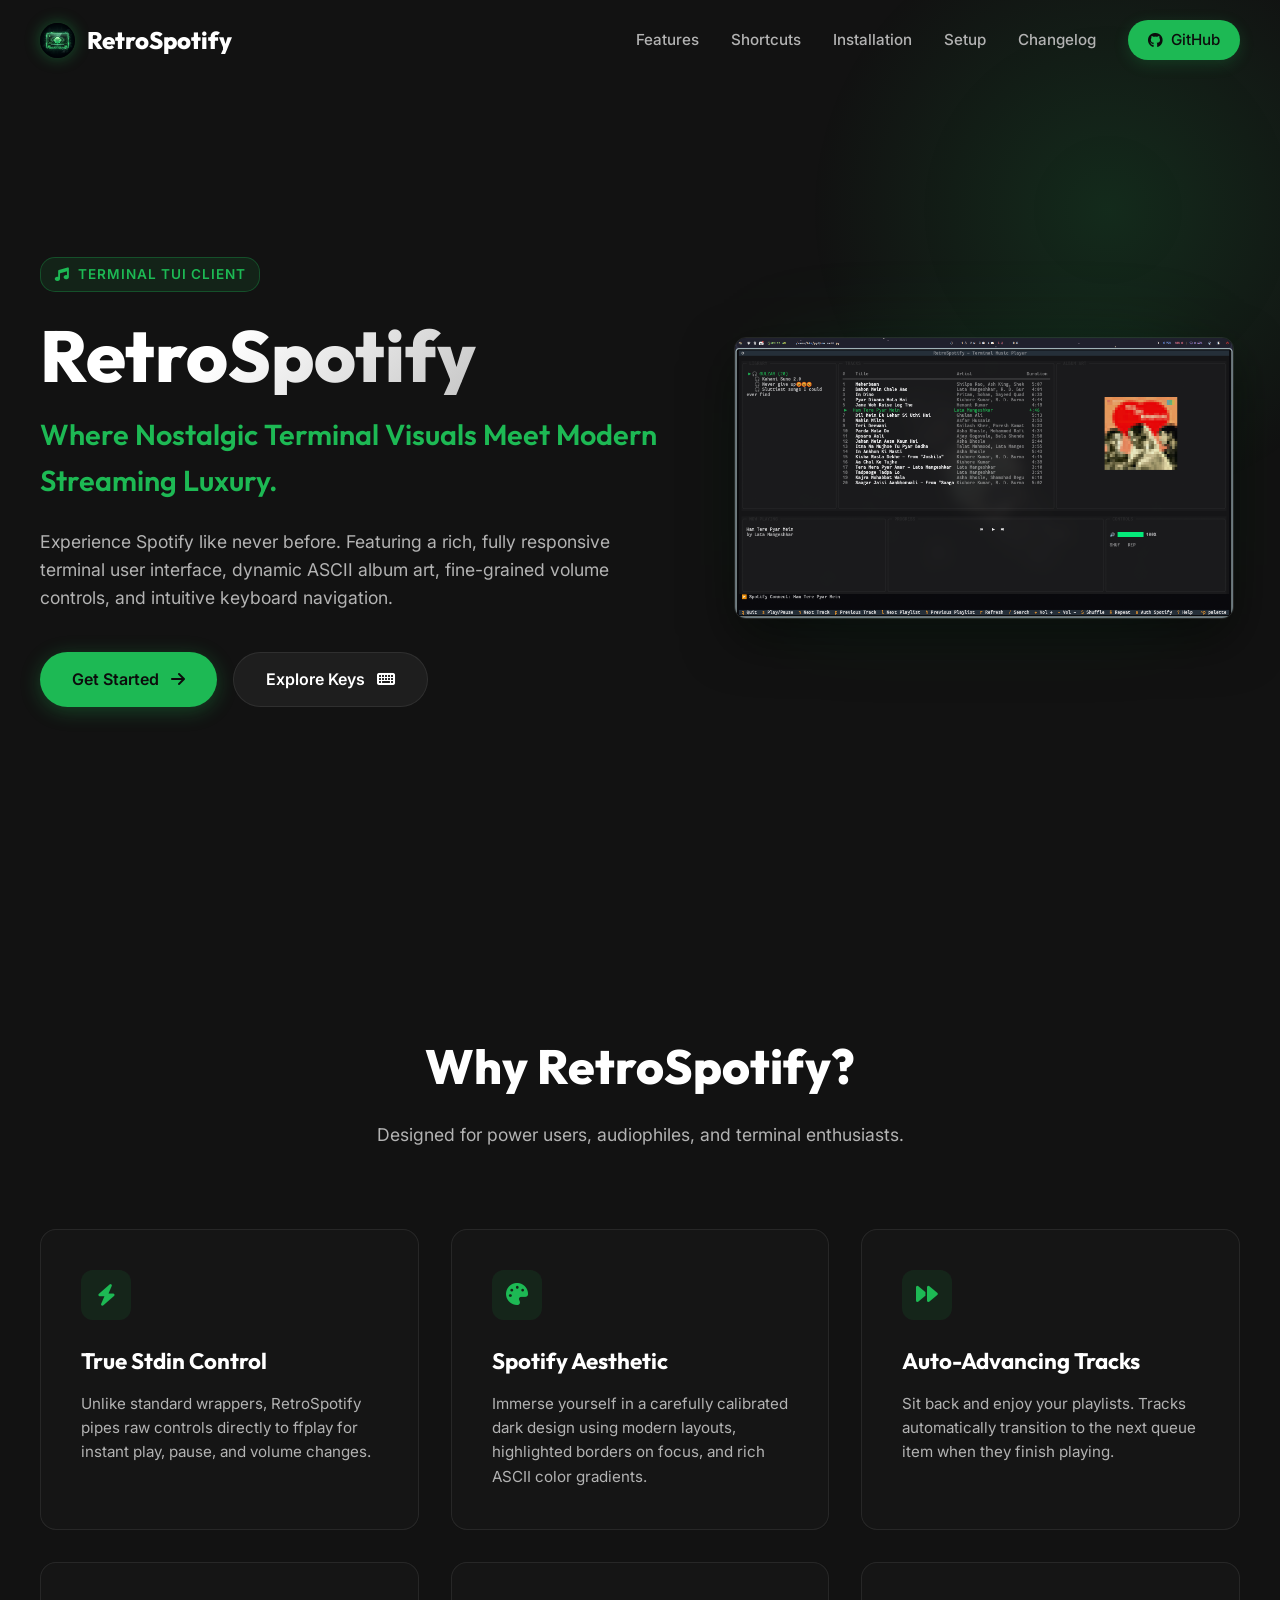
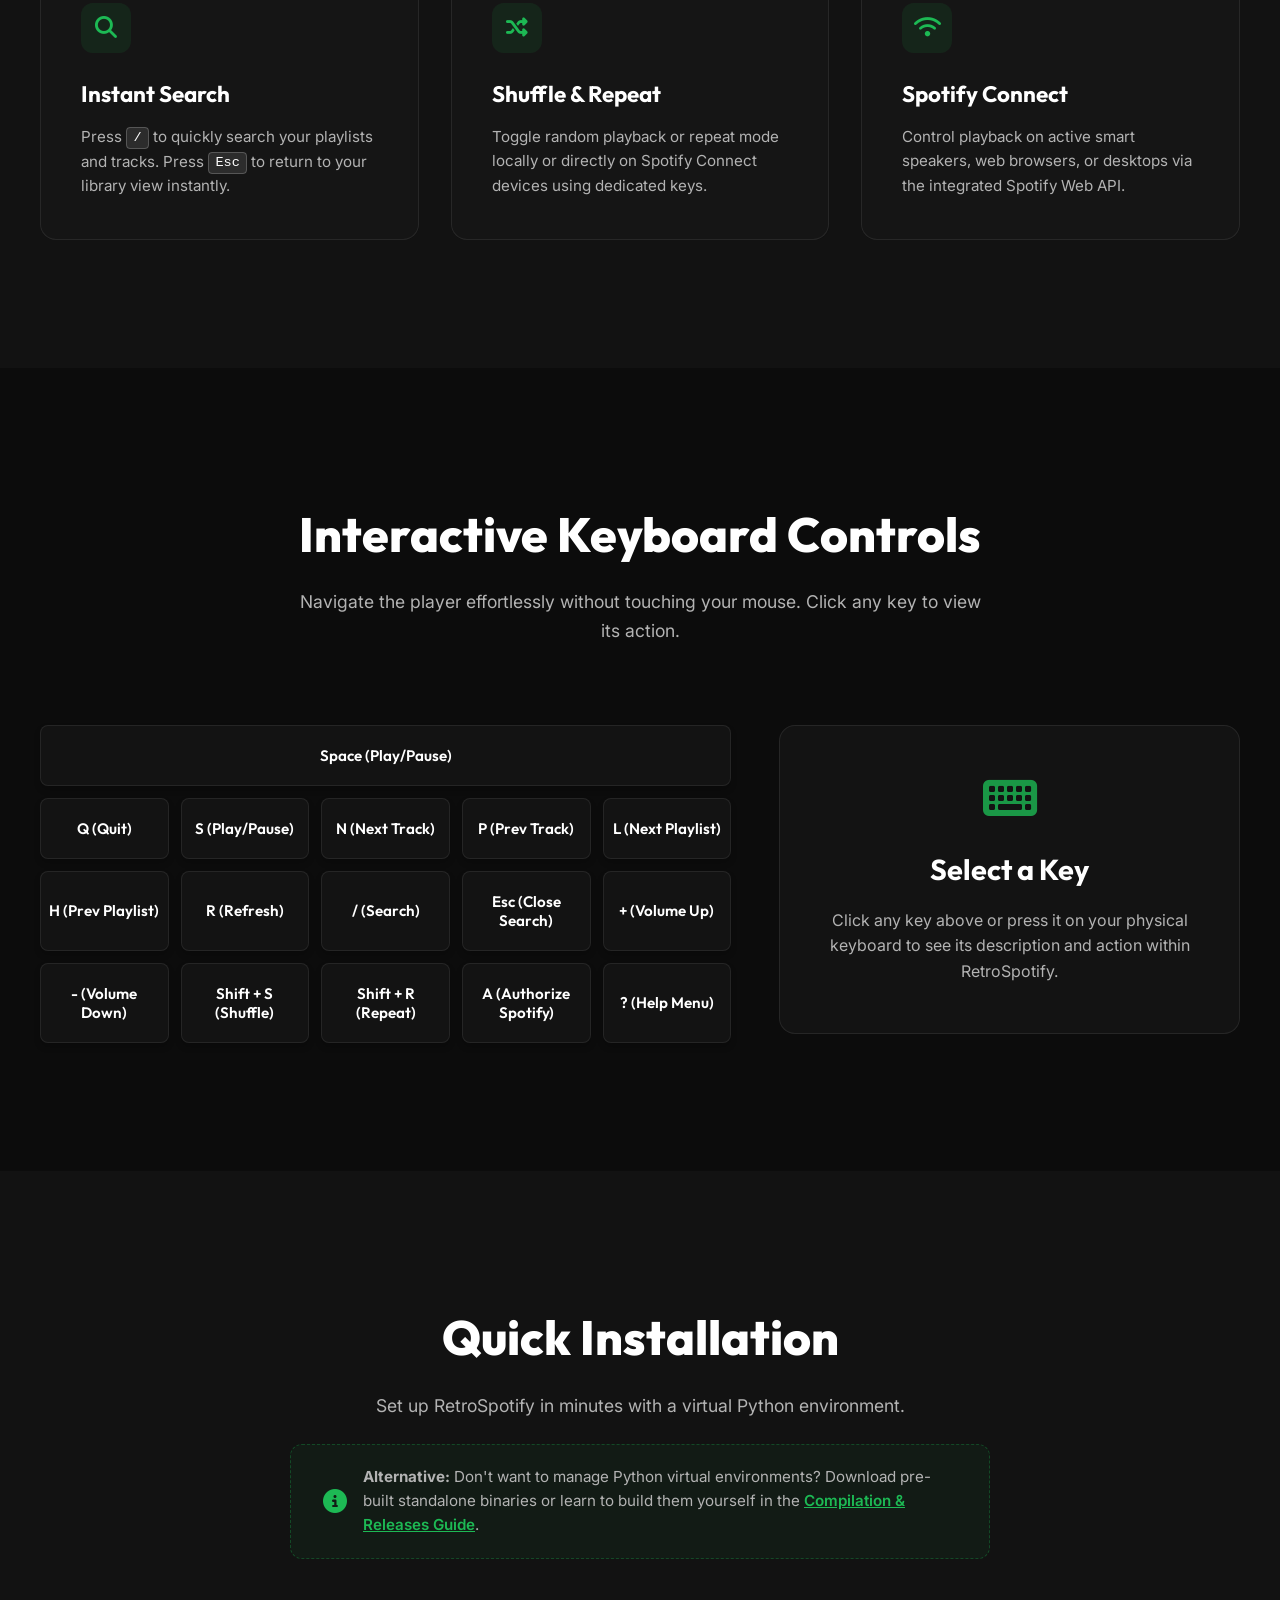
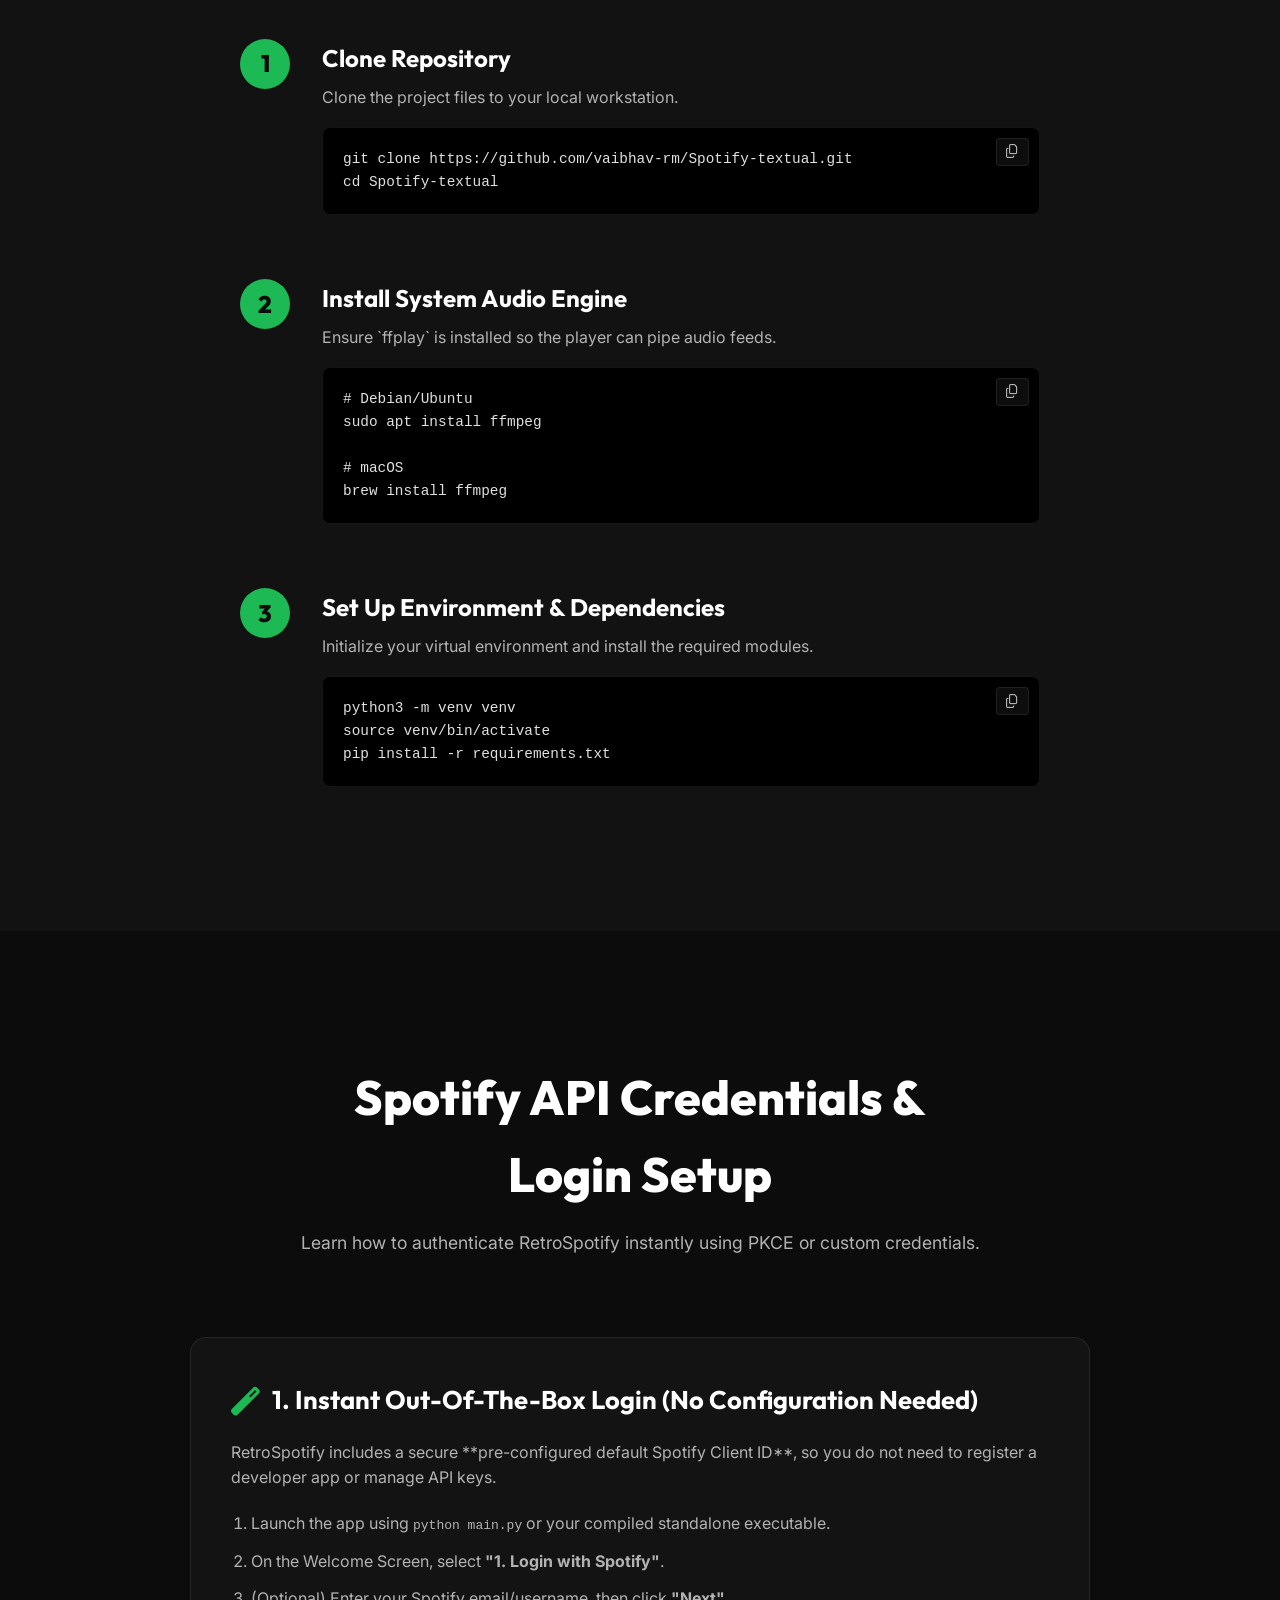
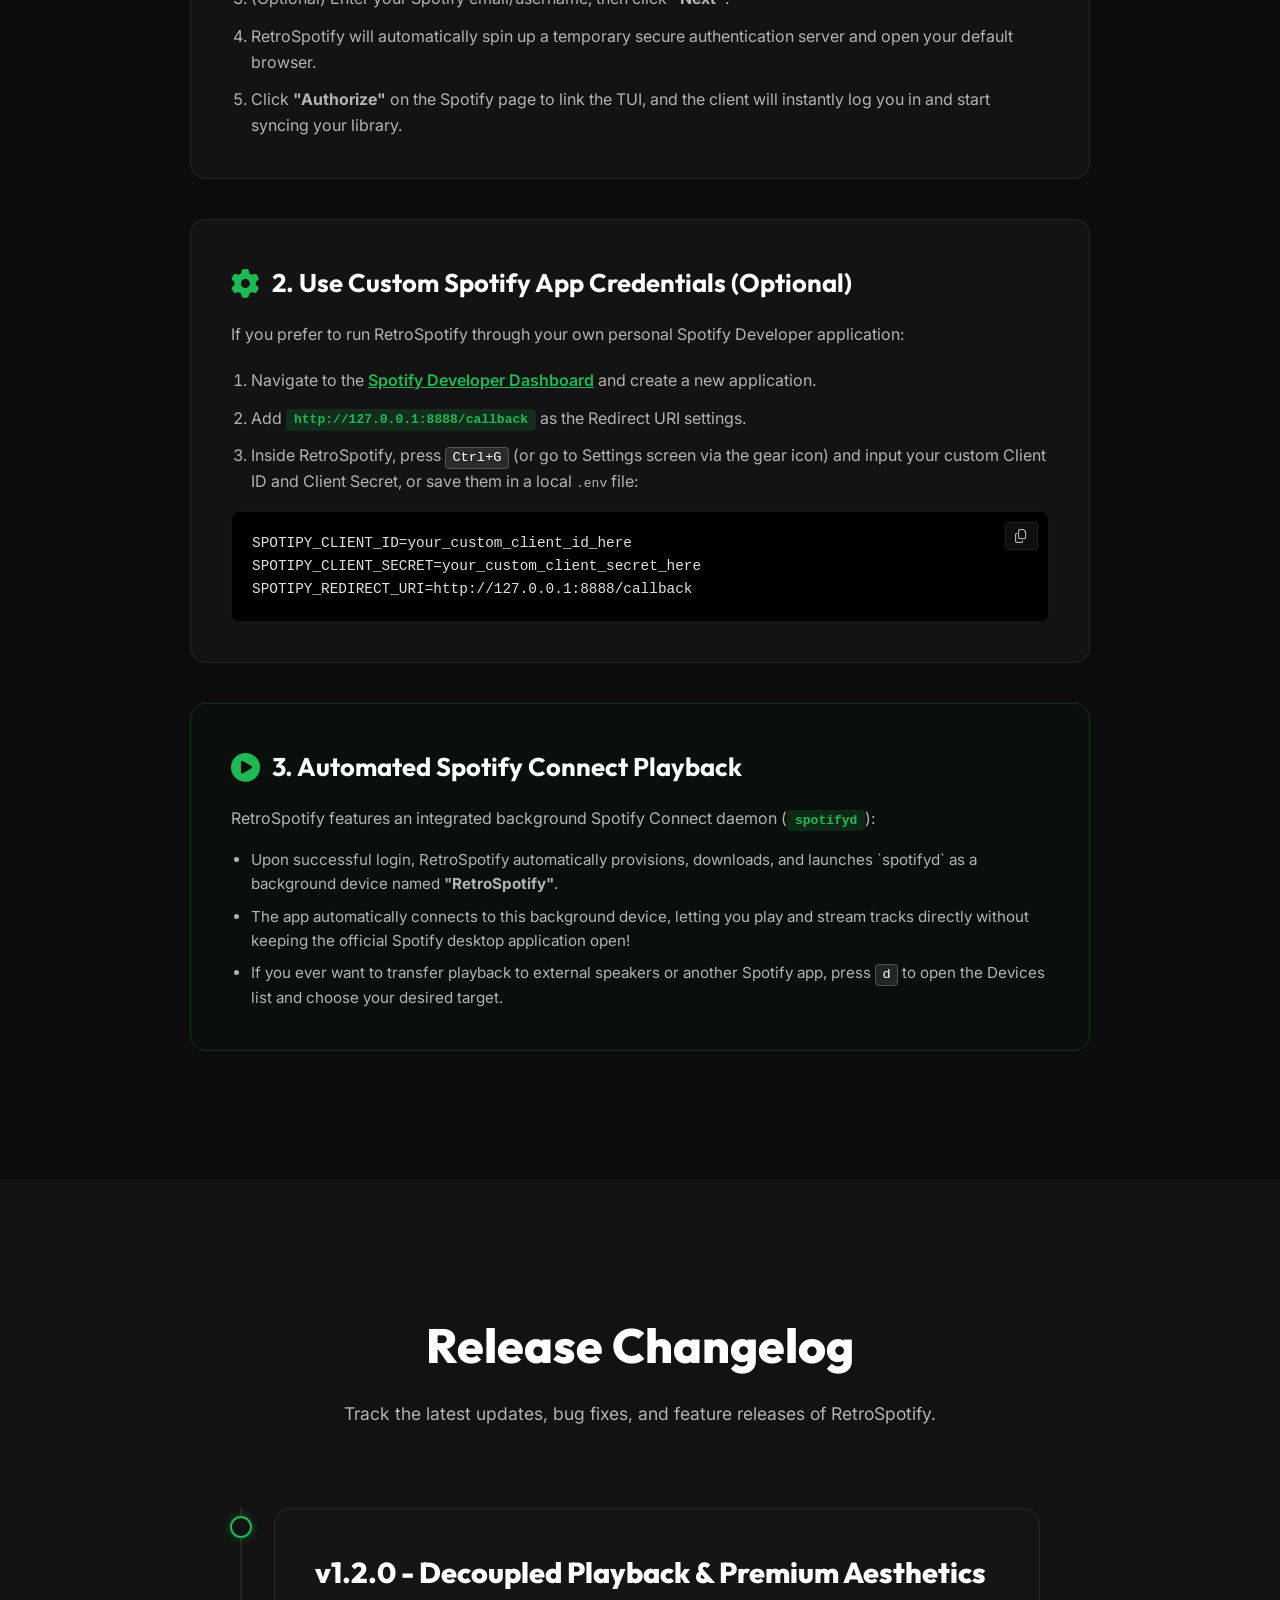
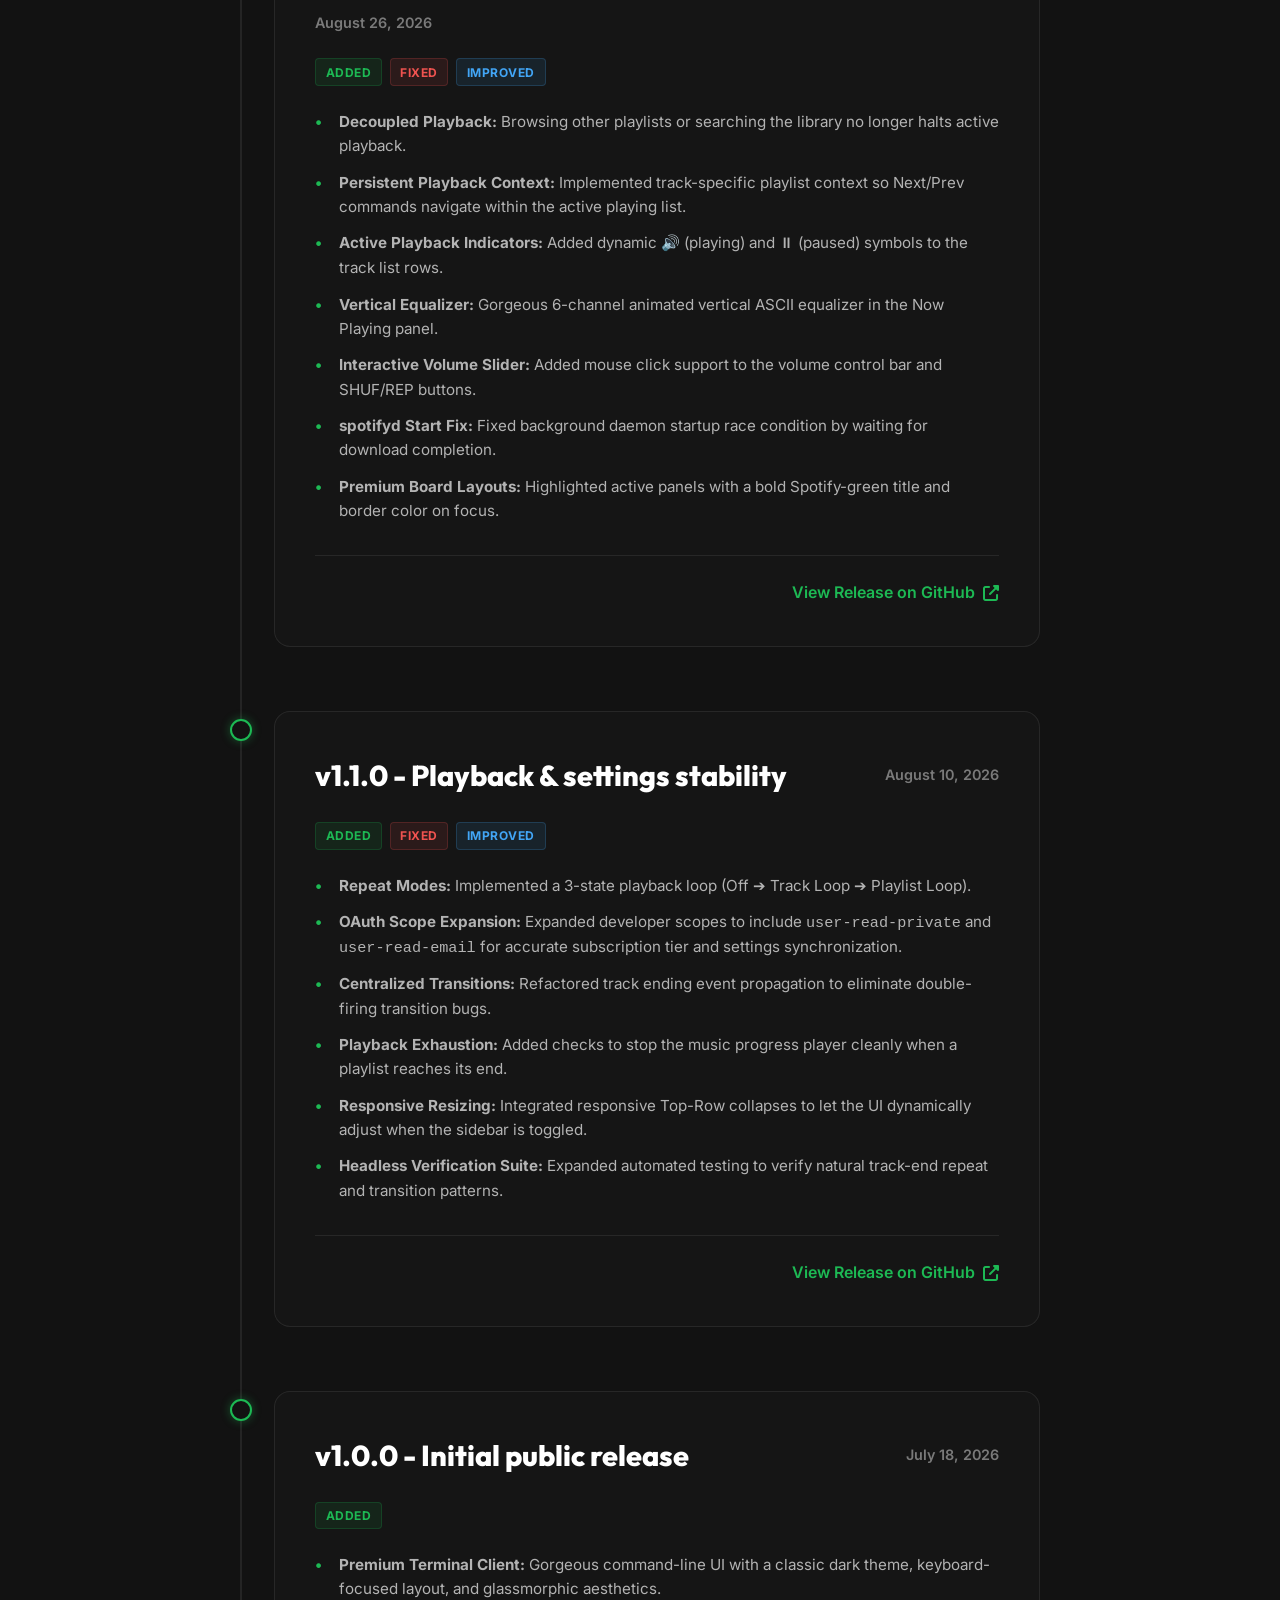
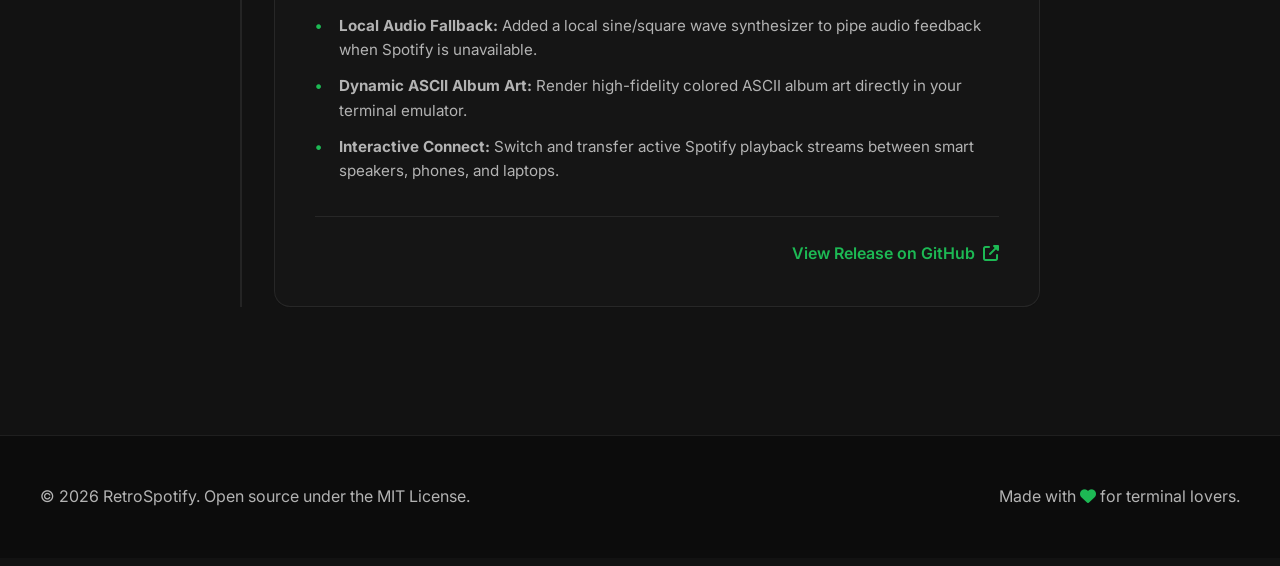
<file: docs/index.html>
<!DOCTYPE html>
<html lang="en">
<head>
    <meta charset="UTF-8">
    <meta name="viewport" content="width=device-width, initial-scale=1.0">
    <title>RetroSpotify - Premium Terminal Music Player</title>
    <!-- SEO Meta Tags -->
    <meta name="description" content="A gorgeous, highly customized Spotify client for the terminal. Built using Python, Textual, and Pillow, with real-time volume adjustment, local synth fallback, and full keyboard navigation.">
    <meta name="keywords" content="Spotify, Terminal, TUI, Textual, Python, Audio Player, Command Line, Music">
    <!-- Fonts -->
    <link rel="preconnect" href="https://fonts.googleapis.com">
    <link rel="preconnect" href="https://fonts.gstatic.com" crossorigin>
    <link href="https://fonts.googleapis.com/css2?family=Inter:wght@300;400;500;600;700&family=Outfit:wght@400;600;800&display=swap" rel="stylesheet">
    <!-- FontAwesome Icons -->
    <link rel="stylesheet" href="https://cdnjs.cloudflare.com/ajax/libs/font-awesome/6.4.0/css/all.min.css">
    <!-- Custom Styleheet -->
    <link rel="stylesheet" href="style.css">
</head>
<body>
    <!-- Navigation Bar -->
    <nav class="navbar" id="navbar">
        <div class="nav-container">
            <a href="#" class="nav-logo">
                <img src="logo.png" alt="RetroSpotify Logo">
                <span>RetroSpotify</span>
            </a>
            <div class="nav-links">
                <a href="#features">Features</a>
                <a href="#shortcuts">Shortcuts</a>
                <a href="#installation">Installation</a>
                <a href="#setup">Setup</a>
                <a href="#changelog">Changelog</a>
                <a href="https://github.com/vaibhav-rm/Spotify-textual" target="_blank" class="nav-btn"><i class="fab fa-github"></i> GitHub</a>
            </div>
            <button class="mobile-toggle" id="mobile-toggle">
                <i class="fas fa-bars"></i>
            </button>
        </div>
    </nav>

    <!-- Hero Section -->
    <header class="hero">
        <div class="hero-glow"></div>
        <div class="hero-container">
            <div class="hero-content">
                <div class="badge"><i class="fas fa-music"></i> Terminal TUI Client</div>
                <h1>RetroSpotify</h1>
                <p class="subtitle">Where Nostalgic Terminal Visuals Meet Modern Streaming Luxury.</p>
                <p class="description">Experience Spotify like never before. Featuring a rich, fully responsive terminal user interface, dynamic ASCII album art, fine-grained volume controls, and intuitive keyboard navigation.</p>
                <div class="hero-actions">
                    <a href="#installation" class="btn btn-primary">Get Started <i class="fas fa-arrow-right"></i></a>
                    <a href="#shortcuts" class="btn btn-secondary">Explore Keys <i class="fas fa-keyboard"></i></a>
                </div>
            </div>
            <div class="hero-visual">
                <div class="screenshot-wrapper">
                    <img src="screenshot.png" alt="RetroSpotify App Interface" class="app-screenshot">
                    <div class="screenshot-glow"></div>
                </div>
            </div>
        </div>
    </header>

    <!-- Features Section -->
    <section class="section" id="features">
        <div class="container">
            <div class="section-header">
                <h2>Why RetroSpotify?</h2>
                <p>Designed for power users, audiophiles, and terminal enthusiasts.</p>
            </div>
            <div class="features-grid">
                <div class="feature-card">
                    <div class="feature-icon"><i class="fas fa-bolt"></i></div>
                    <h3>True Stdin Control</h3>
                    <p>Unlike standard wrappers, RetroSpotify pipes raw controls directly to ffplay for instant play, pause, and volume changes.</p>
                </div>
                <div class="feature-card">
                    <div class="feature-icon"><i class="fas fa-palette"></i></div>
                    <h3>Spotify Aesthetic</h3>
                    <p>Immerse yourself in a carefully calibrated dark design using modern layouts, highlighted borders on focus, and rich ASCII color gradients.</p>
                </div>
                <div class="feature-card">
                    <div class="feature-icon"><i class="fas fa-forward"></i></div>
                    <h3>Auto-Advancing Tracks</h3>
                    <p>Sit back and enjoy your playlists. Tracks automatically transition to the next queue item when they finish playing.</p>
                </div>
                <div class="feature-card">
                    <div class="feature-icon"><i class="fas fa-search"></i></div>
                    <h3>Instant Search</h3>
                    <p>Press <kbd>/</kbd> to quickly search your playlists and tracks. Press <kbd>Esc</kbd> to return to your library view instantly.</p>
                </div>
                <div class="feature-card">
                    <div class="feature-icon"><i class="fas fa-shuffle"></i></div>
                    <h3>Shuffle & Repeat</h3>
                    <p>Toggle random playback or repeat mode locally or directly on Spotify Connect devices using dedicated keys.</p>
                </div>
                <div class="feature-card">
                    <div class="feature-icon"><i class="fas fa-wifi"></i></div>
                    <h3>Spotify Connect</h3>
                    <p>Control playback on active smart speakers, web browsers, or desktops via the integrated Spotify Web API.</p>
                </div>
            </div>
        </div>
    </section>

    <!-- Interactive Shortcuts Section -->
    <section class="section alt-bg" id="shortcuts">
        <div class="container">
            <div class="section-header">
                <h2>Interactive Keyboard Controls</h2>
                <p>Navigate the player effortlessly without touching your mouse. Click any key to view its action.</p>
            </div>
            
            <div class="keyboard-explorer">
                <div class="keyboard-grid">
                    <!-- Row 1 -->
                    <button class="key" data-key="space" style="grid-column: span 5;">Space (Play/Pause)</button>
                    <button class="key" data-key="q">Q (Quit)</button>
                    <button class="key" data-key="s">S (Play/Pause)</button>
                    <button class="key" data-key="n">N (Next Track)</button>
                    <button class="key" data-key="p">P (Prev Track)</button>
                    
                    <!-- Row 2 -->
                    <button class="key" data-key="l">L (Next Playlist)</button>
                    <button class="key" data-key="h">H (Prev Playlist)</button>
                    <button class="key" data-key="r">R (Refresh)</button>
                    <button class="key" data-key="/">/ (Search)</button>
                    <button class="key" data-key="escape">Esc (Close Search)</button>
                    
                    <!-- Row 3 -->
                    <button class="key" data-key="+">+ (Volume Up)</button>
                    <button class="key" data-key="-">- (Volume Down)</button>
                    <button class="key" data-key="S_shift">Shift + S (Shuffle)</button>
                    <button class="key" data-key="R_shift">Shift + R (Repeat)</button>
                    <button class="key" data-key="a">A (Authorize Spotify)</button>
                    <button class="key" data-key="?">? (Help Menu)</button>
                </div>
                
                <div class="shortcut-detail-card" id="shortcut-display">
                    <i class="fas fa-keyboard detail-icon"></i>
                    <h3 id="shortcut-title">Select a Key</h3>
                    <p id="shortcut-desc">Click any key above or press it on your physical keyboard to see its description and action within RetroSpotify.</p>
                </div>
            </div>
        </div>
    </section>

    <!-- Installation Section -->
    <section class="section" id="installation">
        <div class="container">
            <div class="section-header">
                <h2>Quick Installation</h2>
                <p>Set up RetroSpotify in minutes with a virtual Python environment.</p>
                <div class="installation-alternative" style="margin-top: 1.5rem; background: rgba(29, 185, 84, 0.05); border: 1px dashed rgba(29, 185, 84, 0.3); padding: 1.25rem 2rem; border-radius: 12px; display: inline-flex; align-items: center; gap: 1rem; text-align: left; max-width: 800px; margin-left: auto; margin-right: auto;">
                    <i class="fas fa-info-circle" style="color: var(--spotify-green); font-size: 1.5rem; flex-shrink: 0;"></i>
                    <p style="margin: 0; font-size: 0.95rem; color: var(--text-gray);">
                        <strong>Alternative:</strong> Don't want to manage Python virtual environments? Download pre-built standalone binaries or learn to build them yourself in the <a href="compilation.html" style="color: var(--spotify-green); font-weight: 600; text-decoration: underline;">Compilation & Releases Guide</a>.
                    </p>
                </div>
            </div>
            
            <div class="installation-steps">
                <div class="step">
                    <div class="step-num">1</div>
                    <div class="step-content">
                        <h3>Clone Repository</h3>
                        <p>Clone the project files to your local workstation.</p>
                        <div class="code-block">
                            <pre><code>git clone https://github.com/vaibhav-rm/Spotify-textual.git
cd Spotify-textual</code></pre>
                            <button class="copy-btn" onclick="copyCode(this)"><i class="far fa-copy"></i></button>
                        </div>
                    </div>
                </div>
                
                <div class="step">
                    <div class="step-num">2</div>
                    <div class="step-content">
                        <h3>Install System Audio Engine</h3>
                        <p>Ensure `ffplay` is installed so the player can pipe audio feeds.</p>
                        <div class="code-block">
                            <pre><code># Debian/Ubuntu
sudo apt install ffmpeg

# macOS
brew install ffmpeg</code></pre>
                            <button class="copy-btn" onclick="copyCode(this)"><i class="far fa-copy"></i></button>
                        </div>
                    </div>
                </div>

                <div class="step">
                    <div class="step-num">3</div>
                    <div class="step-content">
                        <h3>Set Up Environment & Dependencies</h3>
                        <p>Initialize your virtual environment and install the required modules.</p>
                        <div class="code-block">
                            <pre><code>python3 -m venv venv
source venv/bin/activate
pip install -r requirements.txt</code></pre>
                            <button class="copy-btn" onclick="copyCode(this)"><i class="far fa-copy"></i></button>
                        </div>
                    </div>
                </div>
            </div>
        </div>
    </section>

    <!-- Spotify Setup Guide -->
    <section class="section alt-bg" id="setup">
        <div class="container">
            <div class="section-header">
                <h2>Spotify API Credentials & Login Setup</h2>
                <p>Learn how to authenticate RetroSpotify instantly using PKCE or custom credentials.</p>
            </div>
            
            <div class="setup-grid" style="grid-template-columns: 1fr; gap: 2.5rem; max-width: 900px; margin-left: auto; margin-right: auto;">
                <!-- Step 1: Out-of-the-box Login -->
                <div class="setup-card" style="background: var(--bg-card); cursor: default;">
                    <h3 style="display: flex; align-items: center; gap: 0.75rem; font-size: 1.6rem; color: var(--text-white);">
                        <span style="color: var(--spotify-green); font-size: 1.8rem;"><i class="fas fa-magic"></i></span>
                        1. Instant Out-Of-The-Box Login (No Configuration Needed)
                    </h3>
                    <p style="margin-top: 1rem; color: var(--text-gray); line-height: 1.6;">
                        RetroSpotify includes a secure **pre-configured default Spotify Client ID**, so you do not need to register a developer app or manage API keys.
                    </p>
                    <ol style="margin-top: 1.25rem; padding-left: 1.25rem; display: flex; flex-direction: column; gap: 0.75rem; color: var(--text-gray);">
                        <li>Launch the app using <code>python main.py</code> or your compiled standalone executable.</li>
                        <li>On the Welcome Screen, select <strong>"1. Login with Spotify"</strong>.</li>
                        <li>(Optional) Enter your Spotify email/username, then click <strong>"Next"</strong>.</li>
                        <li>RetroSpotify will automatically spin up a temporary secure authentication server and open your default browser.</li>
                        <li>Click <strong>"Authorize"</strong> on the Spotify page to link the TUI, and the client will instantly log you in and start syncing your library.</li>
                    </ol>
                </div>

                <!-- Step 2: Custom Credentials (Optional) -->
                <div class="setup-card" style="background: var(--bg-card); cursor: default;">
                    <h3 style="display: flex; align-items: center; gap: 0.75rem; font-size: 1.6rem; color: var(--text-white);">
                        <span style="color: var(--spotify-green); font-size: 1.8rem;"><i class="fas fa-cog"></i></span>
                        2. Use Custom Spotify App Credentials (Optional)
                    </h3>
                    <p style="margin-top: 1rem; color: var(--text-gray); line-height: 1.6;">
                        If you prefer to run RetroSpotify through your own personal Spotify Developer application:
                    </p>
                    <ol style="margin-top: 1.25rem; padding-left: 1.25rem; display: flex; flex-direction: column; gap: 0.75rem; color: var(--text-gray);">
                        <li>Navigate to the <a href="https://developer.spotify.com/dashboard" target="_blank" style="color: var(--spotify-green); text-decoration: underline;">Spotify Developer Dashboard</a> and create a new application.</li>
                        <li>Add <code style="background: rgba(29, 185, 84, 0.15); color: var(--spotify-green); padding: 0.2rem 0.5rem; border-radius: 4px; font-weight: bold; font-family: monospace;">http://127.0.0.1:8888/callback</code> as the Redirect URI settings.</li>
                        <li>Inside RetroSpotify, press <kbd>Ctrl+G</kbd> (or go to Settings screen via the gear icon) and input your custom Client ID and Client Secret, or save them in a local <code>.env</code> file:</li>
                    </ol>
                    <div class="code-block" style="margin-top: 1rem; margin-bottom: 0;">
                        <pre><code>SPOTIPY_CLIENT_ID=your_custom_client_id_here
SPOTIPY_CLIENT_SECRET=your_custom_client_secret_here
SPOTIPY_REDIRECT_URI=http://127.0.0.1:8888/callback</code></pre>
                        <button class="copy-btn" onclick="copyCode(this)"><i class="far fa-copy"></i></button>
                    </div>
                </div>

                <!-- Step 3: Spotify Playback Requirement -->
                <div class="setup-card" style="border-color: rgba(29, 185, 84, 0.2); background: rgba(29, 185, 84, 0.02); cursor: default;">
                    <h3 style="display: flex; align-items: center; gap: 0.75rem; font-size: 1.6rem; color: var(--text-white);">
                        <span style="color: var(--spotify-green); font-size: 1.8rem;"><i class="fas fa-play-circle"></i></span>
                        3. Automated Spotify Connect Playback
                    </h3>
                    <p style="margin-top: 1rem; color: var(--text-gray); line-height: 1.6;">
                        RetroSpotify features an integrated background Spotify Connect daemon (<code style="background: rgba(29, 185, 84, 0.15); color: var(--spotify-green); padding: 0.2rem 0.5rem; border-radius: 4px; font-weight: bold; font-family: monospace;">spotifyd</code>):
                    </p>
                    <ul style="margin-top: 1rem; padding-left: 1.25rem; display: flex; flex-direction: column; gap: 0.5rem; color: var(--text-gray); font-size: 0.95rem;">
                        <li>Upon successful login, RetroSpotify automatically provisions, downloads, and launches `spotifyd` as a background device named <strong>"RetroSpotify"</strong>.</li>
                        <li>The app automatically connects to this background device, letting you play and stream tracks directly without keeping the official Spotify desktop application open!</li>
                        <li>If you ever want to transfer playback to external speakers or another Spotify app, press <kbd>d</kbd> to open the Devices list and choose your desired target.</li>
                    </ul>
                </div>
            </div>
        </div>
    </section>

    <!-- Changelog Section -->
    <section class="section" id="changelog">
        <div class="container">
            <div class="section-header">
                <h2>Release Changelog</h2>
                <p>Track the latest updates, bug fixes, and feature releases of RetroSpotify.</p>
            </div>
            
            <div class="changelog-timeline">
                <!-- Version 1.2.0 -->
                <div class="changelog-item">
                    <div class="changelog-badge"></div>
                    <div class="changelog-content">
                        <div class="changelog-header">
                            <h3 class="changelog-title">v1.2.0 - Decoupled Playback & Premium Aesthetics</h3>
                            <span class="changelog-date">August 26, 2026</span>
                        </div>
                        <div class="changelog-tags">
                            <span class="changelog-tag tag-added">Added</span>
                            <span class="changelog-tag tag-fixed">Fixed</span>
                            <span class="changelog-tag tag-improved">Improved</span>
                        </div>
                        <ul class="changelog-list">
                            <li><strong>Decoupled Playback:</strong> Browsing other playlists or searching the library no longer halts active playback.</li>
                            <li><strong>Persistent Playback Context:</strong> Implemented track-specific playlist context so Next/Prev commands navigate within the active playing list.</li>
                            <li><strong>Active Playback Indicators:</strong> Added dynamic <code>🔊</code> (playing) and <code>⏸</code> (paused) symbols to the track list rows.</li>
                            <li><strong>Vertical Equalizer:</strong> Gorgeous 6-channel animated vertical ASCII equalizer in the Now Playing panel.</li>
                            <li><strong>Interactive Volume Slider:</strong> Added mouse click support to the volume control bar and SHUF/REP buttons.</li>
                            <li><strong>spotifyd Start Fix:</strong> Fixed background daemon startup race condition by waiting for download completion.</li>
                            <li><strong>Premium Board Layouts:</strong> Highlighted active panels with a bold Spotify-green title and border color on focus.</li>
                        </ul>
                        <div class="changelog-footer">
                            <a href="https://github.com/vaibhav-rm/Spotify-textual/releases/tag/v1.2.0" target="_blank" class="release-link">
                                View Release on GitHub <i class="fas fa-external-link-alt"></i>
                            </a>
                        </div>
                    </div>
                </div>

                <!-- Version 1.1.0 -->
                <div class="changelog-item">
                    <div class="changelog-badge"></div>
                    <div class="changelog-content">
                        <div class="changelog-header">
                            <h3 class="changelog-title">v1.1.0 - Playback & settings stability</h3>
                            <span class="changelog-date">August 10, 2026</span>
                        </div>
                        <div class="changelog-tags">
                            <span class="changelog-tag tag-added">Added</span>
                            <span class="changelog-tag tag-fixed">Fixed</span>
                            <span class="changelog-tag tag-improved">Improved</span>
                        </div>
                        <ul class="changelog-list">
                            <li><strong>Repeat Modes:</strong> Implemented a 3-state playback loop (Off ➔ Track Loop ➔ Playlist Loop).</li>
                            <li><strong>OAuth Scope Expansion:</strong> Expanded developer scopes to include <code>user-read-private</code> and <code>user-read-email</code> for accurate subscription tier and settings synchronization.</li>
                            <li><strong>Centralized Transitions:</strong> Refactored track ending event propagation to eliminate double-firing transition bugs.</li>
                            <li><strong>Playback Exhaustion:</strong> Added checks to stop the music progress player cleanly when a playlist reaches its end.</li>
                            <li><strong>Responsive Resizing:</strong> Integrated responsive Top-Row collapses to let the UI dynamically adjust when the sidebar is toggled.</li>
                            <li><strong>Headless Verification Suite:</strong> Expanded automated testing to verify natural track-end repeat and transition patterns.</li>
                        </ul>
                        <div class="changelog-footer">
                            <a href="https://github.com/vaibhav-rm/Spotify-textual/releases/tag/v1.1.0" target="_blank" class="release-link">
                                View Release on GitHub <i class="fas fa-external-link-alt"></i>
                            </a>
                        </div>
                    </div>
                </div>

                <!-- Version 1.0.0 -->
                <div class="changelog-item">
                    <div class="changelog-badge"></div>
                    <div class="changelog-content">
                        <div class="changelog-header">
                            <h3 class="changelog-title">v1.0.0 - Initial public release</h3>
                            <span class="changelog-date">July 18, 2026</span>
                        </div>
                        <div class="changelog-tags">
                            <span class="changelog-tag tag-added">Added</span>
                        </div>
                        <ul class="changelog-list">
                            <li><strong>Premium Terminal Client:</strong> Gorgeous command-line UI with a classic dark theme, keyboard-focused layout, and glassmorphic aesthetics.</li>
                            <li><strong>Local Audio Fallback:</strong> Added a local sine/square wave synthesizer to pipe audio feedback when Spotify is unavailable.</li>
                            <li><strong>Dynamic ASCII Album Art:</strong> Render high-fidelity colored ASCII album art directly in your terminal emulator.</li>
                            <li><strong>Interactive Connect:</strong> Switch and transfer active Spotify playback streams between smart speakers, phones, and laptops.</li>
                        </ul>
                        <div class="changelog-footer">
                            <a href="https://github.com/vaibhav-rm/Spotify-textual/releases/tag/v1.0.0" target="_blank" class="release-link">
                                View Release on GitHub <i class="fas fa-external-link-alt"></i>
                            </a>
                        </div>
                    </div>
                </div>
            </div>
        </div>
    </section>

    <!-- Footer -->
    <footer class="footer">
        <div class="container footer-content">
            <p>&copy; 2026 RetroSpotify. Open source under the MIT License.</p>
            <p>Made with <i class="fas fa-heart" style="color: #1db954;"></i> for terminal lovers.</p>
        </div>
    </footer>

    <!-- Interactive script -->
    <script>
        // Key definitions
        const keyData = {
            "space": { title: "Spacebar", desc: "Toggles play/pause of the current track." },
            "q": { title: "Q Key", desc: "Stops playback, releases terminal locks, and quits the application." },
            "s": { title: "S Key", desc: "Toggles play/pause status of the selected track." },
            "n": { title: "N Key", desc: "Advances to the next track in the currently selected playlist." },
            "p": { title: "P Key", desc: "Plays the previous track in the currently selected playlist." },
            "l": { title: "L Key", desc: "Moves down to select the next playlist in the Library sidebar." },
            "h": { title: "H Key", desc: "Moves up to select the previous playlist in the Library sidebar." },
            "r": { title: "R Key", desc: "Refreshes the playlists and tracks by querying the Spotify API again." },
            "/": { title: "/ Key", desc: "Opens the search input bar to search for tracks and artists." },
            "escape": { title: "Escape Key", desc: "Clears the active search query, closes the search bar, and returns focus to the track list." },
            "+": { title: "+ Key", desc: "Increases the volume by 10% and updates the volume progress indicator." },
            "-": { title: "- Key", desc: "Decreases the volume by 10% and updates the volume progress indicator." },
            "S_shift": { title: "Shift + S", desc: "Toggles Spotify shuffle playback mode on/off." },
            "R_shift": { title: "Shift + R", desc: "Toggles repeat mode (Off vs Repeat-Track)." },
            "a": { title: "A Key", desc: "Opens the interactive Spotify API authentication wizard directly in the shell." },
            "?": { title: "? Key", desc: "Displays the help popup with list of all shortcuts and commands." }
        };

        // Interactive keyboard explorer
        const displayTitle = document.getElementById("shortcut-title");
        const displayDesc = document.getElementById("shortcut-desc");
        const keys = document.querySelectorAll(".key");

        keys.forEach(key => {
            key.addEventListener("click", () => {
                // Remove active class from all
                keys.forEach(k => k.classList.remove("active"));
                // Add to current
                key.classList.add("active");
                
                const kd = keyData[key.getAttribute("data-key")];
                if (kd) {
                    displayTitle.textContent = kd.title;
                    displayDesc.textContent = kd.desc;
                }
            });
        });

        // Physical keyboard event listener
        document.addEventListener("keydown", (e) => {
            let keyAttr = e.key.toLowerCase();
            if (e.key === " ") keyAttr = "space";
            if (e.key === "S" && e.shiftKey) keyAttr = "S_shift";
            if (e.key === "R" && e.shiftKey) keyAttr = "R_shift";
            if (e.key === "Escape") keyAttr = "escape";

            const matchedKey = document.querySelector(`.key[data-key="${keyAttr}"]`);
            if (matchedKey) {
                matchedKey.click();
                matchedKey.scrollIntoView({ behavior: 'smooth', block: 'nearest' });
            }
        });

        // Navbar blur on scroll
        const navbar = document.getElementById("navbar");
        window.addEventListener("scroll", () => {
            if (window.scrollY > 50) {
                navbar.classList.add("scrolled");
            } else {
                navbar.classList.remove("scrolled");
            }
        });

        // Copy to clipboard helper
        function copyCode(btn) {
            const pre = btn.previousElementSibling;
            const code = pre.textContent;
            navigator.clipboard.writeText(code).then(() => {
                btn.innerHTML = '<i class="fas fa-check" style="color: #1db954;"></i>';
                setTimeout(() => {
                    btn.innerHTML = '<i class="far fa-copy"></i>';
                }, 2000);
            });
        }

        // Mobile Nav Toggle
        const mobileToggle = document.getElementById("mobile-toggle");
        const navLinks = document.querySelector(".nav-links");
        mobileToggle.addEventListener("click", () => {
            navLinks.classList.toggle("open");
        });
    </script>
</body>
</html>
</file>
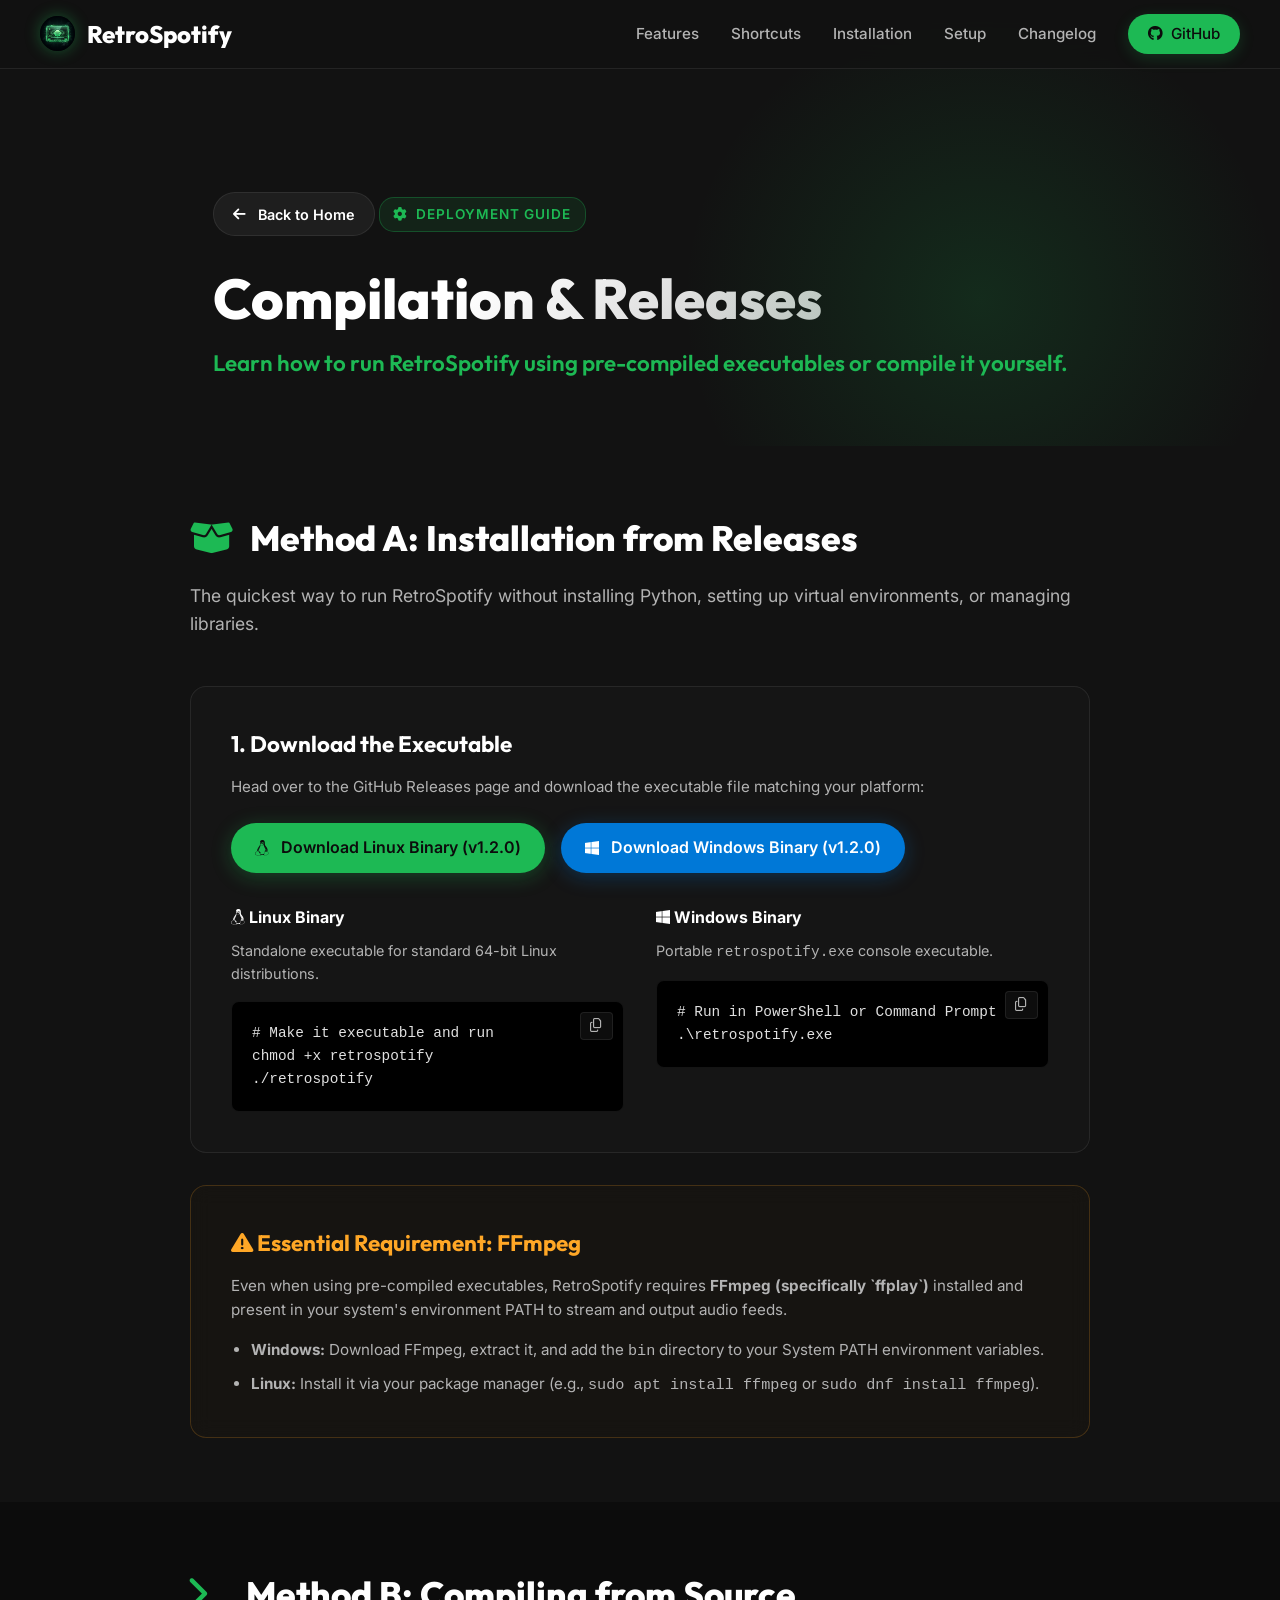
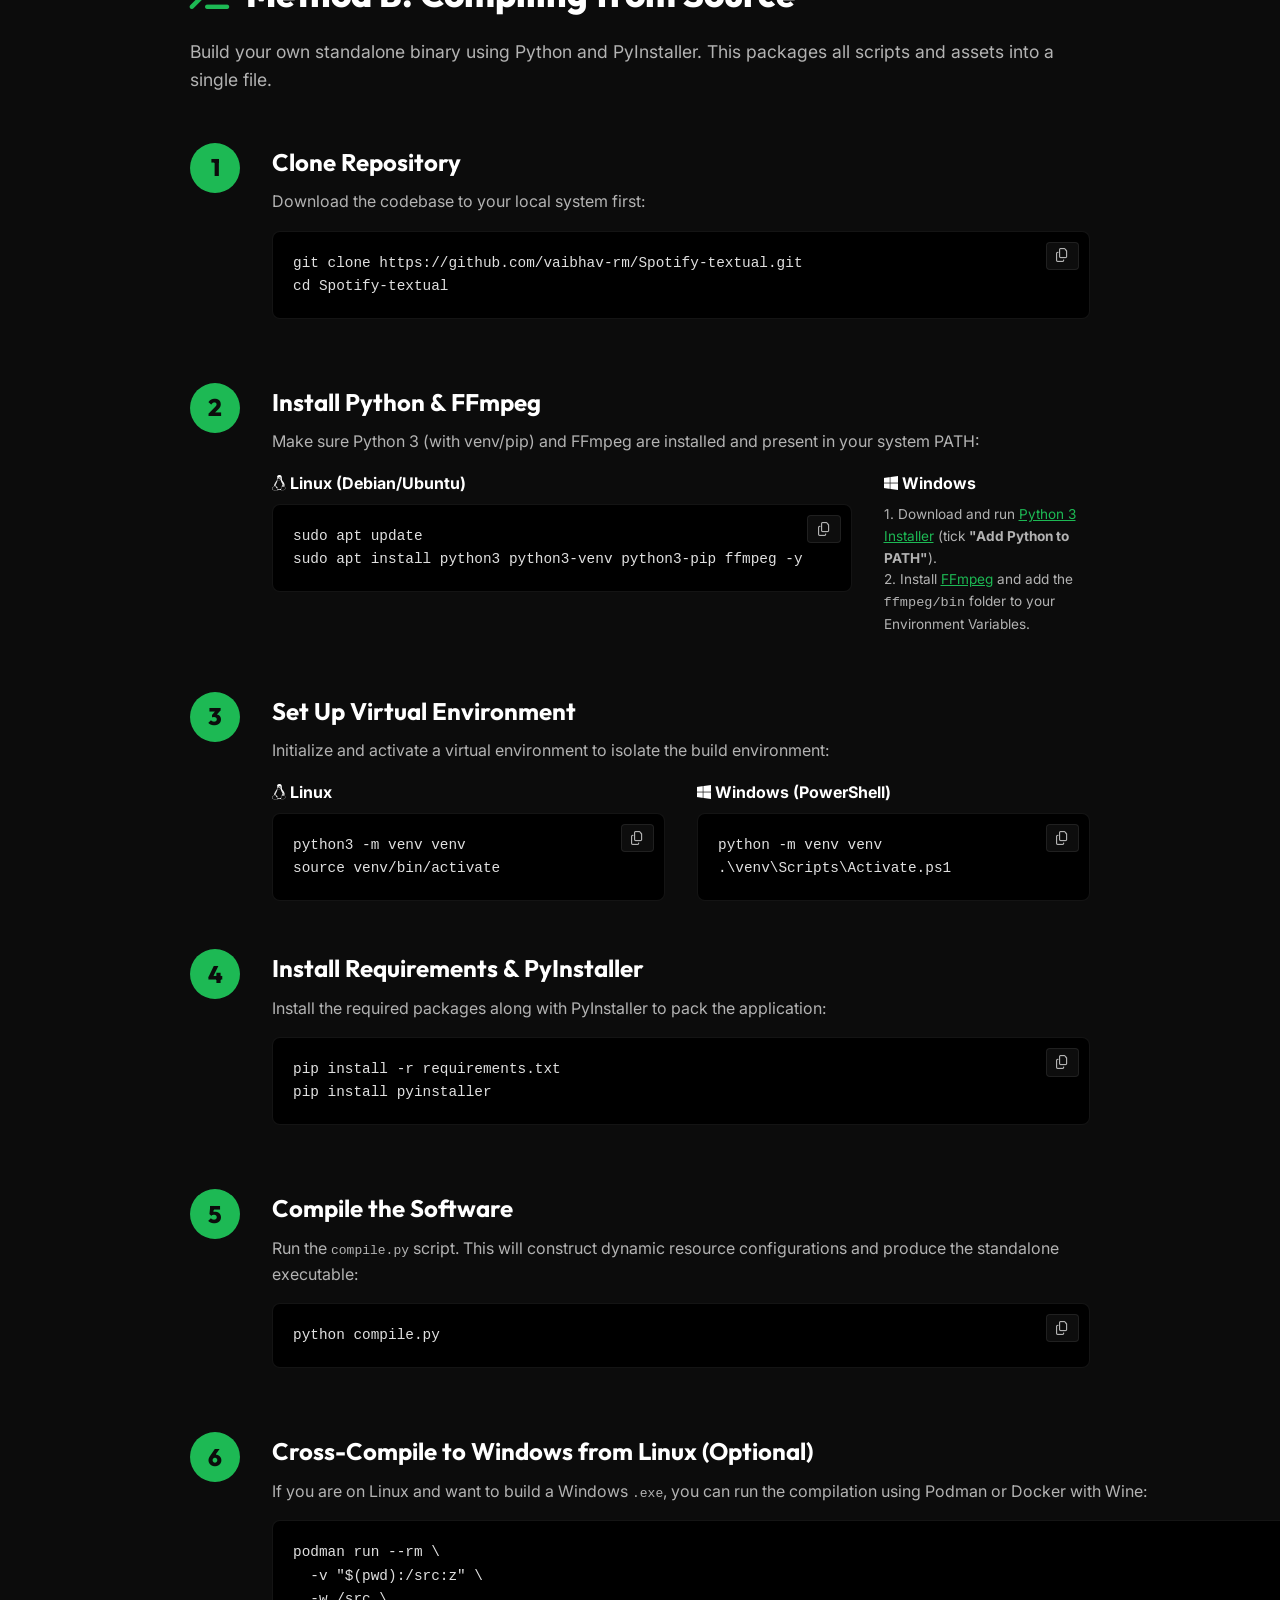
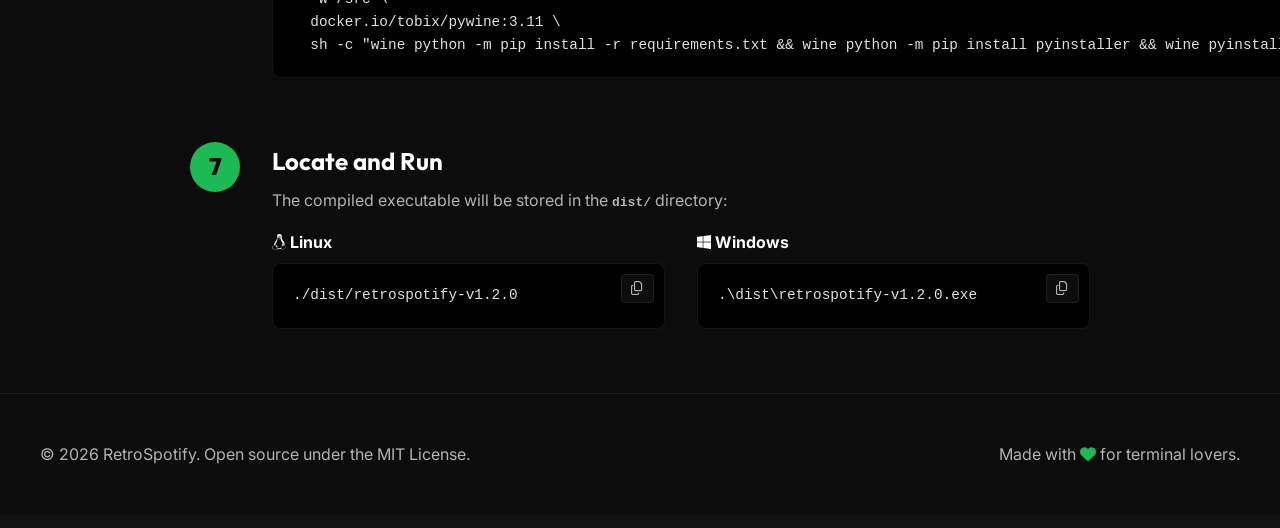
<file: docs/compilation.html>
<!DOCTYPE html>
<html lang="en">
<head>
    <meta charset="UTF-8">
    <meta name="viewport" content="width=device-width, initial-scale=1.0">
    <title>RetroSpotify - Compilation & Releases Guide</title>
    <!-- SEO Meta Tags -->
    <meta name="description" content="Official guide to download pre-compiled standalone RetroSpotify binaries or compile them from source on Linux and Windows.">
    <meta name="keywords" content="Spotify, Terminal, Compile, Standalone, PyInstaller, Windows, Linux">
    <!-- Fonts -->
    <link rel="preconnect" href="https://fonts.googleapis.com">
    <link rel="preconnect" href="https://fonts.gstatic.com" crossorigin>
    <link href="https://fonts.googleapis.com/css2?family=Inter:wght@300;400;500;600;700&family=Outfit:wght@400;600;800&display=swap" rel="stylesheet">
    <!-- FontAwesome Icons -->
    <link rel="stylesheet" href="https://cdnjs.cloudflare.com/ajax/libs/font-awesome/6.4.0/css/all.min.css">
    <!-- Custom Stylesheet -->
    <link rel="stylesheet" href="style.css">
</head>
<body>
    <!-- Navigation Bar -->
    <nav class="navbar scrolled" id="navbar">
        <div class="nav-container">
            <a href="index.html" class="nav-logo">
                <img src="logo.png" alt="RetroSpotify Logo">
                <span>RetroSpotify</span>
            </a>
            <div class="nav-links">
                <a href="index.html#features">Features</a>
                <a href="index.html#shortcuts">Shortcuts</a>
                <a href="index.html#installation">Installation</a>
                <a href="index.html#setup">Setup</a>
                <a href="index.html#changelog">Changelog</a>
                <a href="https://github.com/vaibhav-rm/Spotify-textual" target="_blank" class="nav-btn"><i class="fab fa-github"></i> GitHub</a>
            </div>
        </div>
    </nav>

    <!-- Header / Hero section -->
    <header class="hero" style="min-height: auto; padding: 12rem 2rem 4rem 2rem;">
        <div class="hero-glow" style="top: 0; right: 0;"></div>
        <div class="container" style="max-width: 900px;">
            <a href="index.html" class="btn btn-secondary" style="margin-bottom: 2rem; padding: 0.6rem 1.2rem; font-size: 0.9rem;">
                <i class="fas fa-arrow-left"></i> Back to Home
            </a>
            <div class="badge"><i class="fas fa-cog"></i> Deployment Guide</div>
            <h1 style="font-size: 3.5rem; margin-bottom: 1rem;">Compilation & Releases</h1>
            <p class="subtitle" style="font-size: 1.4rem; margin-bottom: 0;">Learn how to run RetroSpotify using pre-compiled executables or compile it yourself.</p>
        </div>
    </header>

    <!-- Method A: Pre-compiled Binaries -->
    <section class="section" id="prebuilt" style="padding: 4rem 2rem;">
        <div class="container" style="max-width: 900px;">
            <div class="section-header" style="text-align: left; margin: 0 0 3rem 0; max-width: 100%;">
                <h2 style="font-size: 2.2rem; display: flex; align-items: center; gap: 1rem;">
                    <span style="color: var(--spotify-green);"><i class="fas fa-box-open"></i></span> Method A: Installation from Releases
                </h2>
                <p>The quickest way to run RetroSpotify without installing Python, setting up virtual environments, or managing libraries.</p>
            </div>

            <div class="features-grid" style="grid-template-columns: 1fr; gap: 2rem;">
                <div class="feature-card" style="background: var(--bg-card); cursor: default;">
                    <h3>1. Download the Executable</h3>
                    <p style="margin-bottom: 1.5rem;">Head over to the GitHub Releases page and download the executable file matching your platform:</p>
                    
                    <div style="display: flex; gap: 1rem; flex-wrap: wrap; margin-bottom: 2rem;">
                        <a href="https://github.com/vaibhav-rm/Spotify-textual/releases/tag/v1.2.0" target="_blank" class="btn btn-primary" style="padding: 0.75rem 1.5rem;">
                            <i class="fab fa-linux"></i> Download Linux Binary (v1.2.0)
                        </a>
                        <a href="https://github.com/vaibhav-rm/Spotify-textual/releases/tag/v1.2.0" target="_blank" class="btn btn-primary" style="padding: 0.75rem 1.5rem; background: #0078d7; color: white; box-shadow: 0 4px 20px rgba(0, 120, 215, 0.3);">
                            <i class="fab fa-windows"></i> Download Windows Binary (v1.2.0)
                        </a>
                    </div>

                    <div style="display: grid; grid-template-columns: 1fr 1fr; gap: 2rem; margin-top: 1rem;">
                        <div>
                            <h4 style="color: var(--text-white); margin-bottom: 0.5rem;"><i class="fab fa-linux"></i> Linux Binary</h4>
                            <p style="font-size: 0.9rem; margin-bottom: 1rem;">Standalone executable for standard 64-bit Linux distributions.</p>
                            <div class="code-block" style="margin: 0;">
                                <pre><code># Make it executable and run
chmod +x retrospotify
./retrospotify</code></pre>
                                <button class="copy-btn" onclick="copyCode(this)"><i class="far fa-copy"></i></button>
                            </div>
                        </div>
                        <div>
                            <h4 style="color: var(--text-white); margin-bottom: 0.5rem;"><i class="fab fa-windows"></i> Windows Binary</h4>
                            <p style="font-size: 0.9rem; margin-bottom: 1rem;">Portable <code>retrospotify.exe</code> console executable.</p>
                            <div class="code-block" style="margin: 0;">
                                <pre><code># Run in PowerShell or Command Prompt
.\retrospotify.exe</code></pre>
                                <button class="copy-btn" onclick="copyCode(this)"><i class="far fa-copy"></i></button>
                            </div>
                        </div>
                    </div>
                </div>

                <div class="feature-card" style="border-color: rgba(255, 167, 38, 0.2); background: rgba(255, 167, 38, 0.02); cursor: default;">
                    <h3 style="color: #ffa726;"><i class="fas fa-exclamation-triangle"></i> Essential Requirement: FFmpeg</h3>
                    <p style="margin-top: 0.5rem;">Even when using pre-compiled executables, RetroSpotify requires <strong>FFmpeg (specifically `ffplay`)</strong> installed and present in your system's environment PATH to stream and output audio feeds.</p>
                    <ul style="margin: 1rem 0 0 1.25rem; font-size: 0.95rem; display: flex; flex-direction: column; gap: 0.5rem;">
                        <li><strong>Windows:</strong> Download FFmpeg, extract it, and add the <code>bin</code> directory to your System PATH environment variables.</li>
                        <li><strong>Linux:</strong> Install it via your package manager (e.g., <code>sudo apt install ffmpeg</code> or <code>sudo dnf install ffmpeg</code>).</li>
                    </ul>
                </div>
            </div>
        </div>
    </section>

    <!-- Method B: Compiling from source -->
    <section class="section alt-bg" id="compiling" style="padding: 4rem 2rem;">
        <div class="container" style="max-width: 900px;">
            <div class="section-header" style="text-align: left; margin: 0 0 3rem 0; max-width: 100%;">
                <h2 style="font-size: 2.2rem; display: flex; align-items: center; gap: 1rem;">
                    <span style="color: var(--spotify-green);"><i class="fas fa-terminal"></i></span> Method B: Compiling from Source
                </h2>
                <p>Build your own standalone binary using Python and PyInstaller. This packages all scripts and assets into a single file.</p>
            </div>

            <div class="installation-steps" style="max-width: 100%;">
                <div class="step">
                    <div class="step-num">1</div>
                    <div class="step-content">
                        <h3>Clone Repository</h3>
                        <p>Download the codebase to your local system first:</p>
                        <div class="code-block">
                            <pre><code>git clone https://github.com/vaibhav-rm/Spotify-textual.git
cd Spotify-textual</code></pre>
                            <button class="copy-btn" onclick="copyCode(this)"><i class="far fa-copy"></i></button>
                        </div>
                    </div>
                </div>

                <div class="step">
                    <div class="step-num">2</div>
                    <div class="step-content">
                        <h3>Install Python & FFmpeg</h3>
                        <p>Make sure Python 3 (with venv/pip) and FFmpeg are installed and present in your system PATH:</p>
                        <div style="display: grid; grid-template-columns: 1fr 1fr; gap: 2rem; margin-top: 1rem;">
                            <div>
                                <h4 style="color: var(--text-white); margin-bottom: 0.5rem;"><i class="fab fa-linux"></i> Linux (Debian/Ubuntu)</h4>
                                <div class="code-block" style="margin: 0;">
                                    <pre><code>sudo apt update
sudo apt install python3 python3-venv python3-pip ffmpeg -y</code></pre>
                                    <button class="copy-btn" onclick="copyCode(this)"><i class="far fa-copy"></i></button>
                                </div>
                            </div>
                            <div>
                                <h4 style="color: var(--text-white); margin-bottom: 0.5rem;"><i class="fab fa-windows"></i> Windows</h4>
                                <p style="font-size: 0.85rem; color: var(--text-gray); margin-bottom: 0.5rem;">
                                    1. Download and run <a href="https://www.python.org/downloads/" target="_blank" style="color: var(--spotify-green); text-decoration: underline;">Python 3 Installer</a> (tick <strong>"Add Python to PATH"</strong>).<br>
                                    2. Install <a href="https://ffmpeg.org/download.html" target="_blank" style="color: var(--spotify-green); text-decoration: underline;">FFmpeg</a> and add the <code>ffmpeg/bin</code> folder to your Environment Variables.
                                </p>
                            </div>
                        </div>
                    </div>
                </div>

                <div class="step">
                    <div class="step-num">3</div>
                    <div class="step-content">
                        <h3>Set Up Virtual Environment</h3>
                        <p>Initialize and activate a virtual environment to isolate the build environment:</p>
                        <div style="display: grid; grid-template-columns: 1fr 1fr; gap: 2rem; margin-top: 1rem;">
                            <div>
                                <h4 style="color: var(--text-white); margin-bottom: 0.5rem;"><i class="fab fa-linux"></i> Linux</h4>
                                <div class="code-block" style="margin: 0;">
                                    <pre><code>python3 -m venv venv
source venv/bin/activate</code></pre>
                                    <button class="copy-btn" onclick="copyCode(this)"><i class="far fa-copy"></i></button>
                                </div>
                            </div>
                            <div>
                                <h4 style="color: var(--text-white); margin-bottom: 0.5rem;"><i class="fab fa-windows"></i> Windows (PowerShell)</h4>
                                <div class="code-block" style="margin: 0;">
                                    <pre><code>python -m venv venv
.\venv\Scripts\Activate.ps1</code></pre>
                                    <button class="copy-btn" onclick="copyCode(this)"><i class="far fa-copy"></i></button>
                                </div>
                            </div>
                        </div>
                    </div>
                </div>

                <div class="step">
                    <div class="step-num">4</div>
                    <div class="step-content">
                        <h3>Install Requirements & PyInstaller</h3>
                        <p>Install the required packages along with PyInstaller to pack the application:</p>
                        <div class="code-block">
                            <pre><code>pip install -r requirements.txt
pip install pyinstaller</code></pre>
                            <button class="copy-btn" onclick="copyCode(this)"><i class="far fa-copy"></i></button>
                        </div>
                    </div>
                </div>

                <div class="step">
                    <div class="step-num">5</div>
                    <div class="step-content">
                        <h3>Compile the Software</h3>
                        <p>Run the <code>compile.py</code> script. This will construct dynamic resource configurations and produce the standalone executable:</p>
                        <div class="code-block">
                            <pre><code>python compile.py</code></pre>
                            <button class="copy-btn" onclick="copyCode(this)"><i class="far fa-copy"></i></button>
                        </div>
                    </div>
                </div>

                <div class="step">
                    <div class="step-num">6</div>
                    <div class="step-content">
                        <h3>Cross-Compile to Windows from Linux (Optional)</h3>
                        <p>If you are on Linux and want to build a Windows <code>.exe</code>, you can run the compilation using Podman or Docker with Wine:</p>
                        <div class="code-block">
                            <pre><code>podman run --rm \
  -v "$(pwd):/src:z" \
  -w /src \
  docker.io/tobix/pywine:3.11 \
  sh -c "wine python -m pip install -r requirements.txt && wine python -m pip install pyinstaller && wine pyinstaller --clean -y retrospotify.spec"</code></pre>
                            <button class="copy-btn" onclick="copyCode(this)"><i class="far fa-copy"></i></button>
                        </div>
                    </div>
                </div>

                <div class="step">
                    <div class="step-num">7</div>
                    <div class="step-content">
                        <h3>Locate and Run</h3>
                        <p>The compiled executable will be stored in the <strong><code>dist/</code></strong> directory:</p>
                        <div style="display: grid; grid-template-columns: 1fr 1fr; gap: 2rem; margin-top: 1rem;">
                            <div>
                                <h4 style="color: var(--text-white); margin-bottom: 0.5rem;"><i class="fab fa-linux"></i> Linux</h4>
                                <div class="code-block" style="margin: 0;">
                                    <pre><code>./dist/retrospotify-v1.2.0</code></pre>
                                    <button class="copy-btn" onclick="copyCode(this)"><i class="far fa-copy"></i></button>
                                </div>
                            </div>
                            <div>
                                <h4 style="color: var(--text-white); margin-bottom: 0.5rem;"><i class="fab fa-windows"></i> Windows</h4>
                                <div class="code-block" style="margin: 0;">
                                    <pre><code>.\dist\retrospotify-v1.2.0.exe</code></pre>
                                    <button class="copy-btn" onclick="copyCode(this)"><i class="far fa-copy"></i></button>
                                </div>
                            </div>
                        </div>
                    </div>
                </div>
            </div>
        </div>
    </section>

    <!-- Footer -->
    <footer class="footer">
        <div class="container footer-content">
            <p>&copy; 2026 RetroSpotify. Open source under the MIT License.</p>
            <p>Made with <i class="fas fa-heart" style="color: #1db954;"></i> for terminal lovers.</p>
        </div>
    </footer>

    <!-- Interactive script -->
    <script>
        // Copy to clipboard helper
        function copyCode(btn) {
            const pre = btn.previousElementSibling;
            const code = pre.textContent;
            navigator.clipboard.writeText(code).then(() => {
                btn.innerHTML = '<i class="fas fa-check" style="color: #1db954;"></i>';
                setTimeout(() => {
                    btn.innerHTML = '<i class="far fa-copy"></i>';
                }, 2000);
            });
        }
    </script>
</body>
</html>
</file>
<file: docs/style.css>
/* Core Styles & Palette */
:root {
    --bg-darker: #0c0c0c;
    --bg-dark: #121212;
    --bg-card: rgba(24, 24, 24, 0.7);
    --spotify-green: #1db954;
    --spotify-glow: #1ed760;
    --text-white: #ffffff;
    --text-gray: #b3b3b3;
    --text-dark: #7a7a7a;
    --border-color: rgba(255, 255, 255, 0.08);
    --font-heading: 'Outfit', sans-serif;
    --font-body: 'Inter', sans-serif;
    --transition: all 0.3s cubic-bezier(0.4, 0, 0.2, 1);
}

* {
    box-sizing: border-box;
    margin: 0;
    padding: 0;
    scroll-behavior: smooth;
}

body {
    background-color: var(--bg-dark);
    color: var(--text-gray);
    font-family: var(--font-body);
    line-height: 1.6;
    overflow-x: hidden;
}

/* Scrollbar Customization */
::-webkit-scrollbar {
    width: 8px;
}
::-webkit-scrollbar-track {
    background: var(--bg-darker);
}
::-webkit-scrollbar-thumb {
    background: #333;
    border-radius: 4px;
}
::-webkit-scrollbar-thumb:hover {
    background: var(--spotify-green);
}

/* Glassmorphism Navigation Bar */
.navbar {
    position: fixed;
    top: 0;
    left: 0;
    width: 100%;
    z-index: 1000;
    padding: 1.25rem 2rem;
    transition: var(--transition);
}

.navbar.scrolled {
    background: rgba(18, 18, 18, 0.85);
    backdrop-filter: blur(15px);
    -webkit-backdrop-filter: blur(15px);
    border-bottom: 1px solid var(--border-color);
    padding: 0.85rem 2rem;
}

.nav-container {
    max-width: 1200px;
    margin: 0 auto;
    display: flex;
    justify-content: space-between;
    align-items: center;
}

.nav-logo {
    display: flex;
    align-items: center;
    gap: 0.75rem;
    text-decoration: none;
    font-family: var(--font-heading);
    font-weight: 800;
    font-size: 1.5rem;
    color: var(--text-white);
}

.nav-logo img {
    height: 35px;
    width: 35px;
    border-radius: 50%;
    box-shadow: 0 0 15px rgba(29, 185, 84, 0.4);
}

.nav-links {
    display: flex;
    align-items: center;
    gap: 2rem;
}

.nav-links a {
    text-decoration: none;
    color: var(--text-gray);
    font-weight: 500;
    font-size: 0.95rem;
    transition: var(--transition);
}

.nav-links a:hover {
    color: var(--spotify-green);
}

.nav-btn {
    background: var(--spotify-green);
    color: var(--bg-darker) !important;
    padding: 0.5rem 1.25rem;
    border-radius: 20px;
    font-weight: 600;
    display: flex;
    align-items: center;
    gap: 0.5rem;
    box-shadow: 0 4px 15px rgba(29, 185, 84, 0.2);
}

.nav-btn:hover {
    background: var(--spotify-glow);
    transform: translateY(-2px);
    box-shadow: 0 6px 20px rgba(29, 185, 84, 0.4);
}

.mobile-toggle {
    display: none;
    background: none;
    border: none;
    color: var(--text-white);
    font-size: 1.5rem;
    cursor: pointer;
}

/* Hero Section with Glowing Accents */
.hero {
    position: relative;
    padding: 10rem 2rem 6rem 2rem;
    min-height: 100vh;
    display: flex;
    align-items: center;
    overflow: hidden;
}

.hero-glow {
    position: absolute;
    top: -10%;
    right: -10%;
    width: 600px;
    height: 600px;
    background: radial-gradient(circle, rgba(29, 185, 84, 0.15) 0%, rgba(0,0,0,0) 70%);
    z-index: 1;
    pointer-events: none;
}

.hero-container {
    max-width: 1200px;
    margin: 0 auto;
    display: grid;
    grid-template-columns: 1.1fr 0.9fr;
    gap: 4rem;
    align-items: center;
    position: relative;
    z-index: 2;
}

.badge {
    display: inline-flex;
    align-items: center;
    gap: 0.5rem;
    background: rgba(29, 185, 84, 0.1);
    border: 1px solid rgba(29, 185, 84, 0.3);
    color: var(--spotify-green);
    padding: 0.35rem 0.85rem;
    border-radius: 15px;
    font-size: 0.85rem;
    font-weight: 600;
    margin-bottom: 1.5rem;
    text-transform: uppercase;
    letter-spacing: 1px;
}

.hero h1 {
    font-family: var(--font-heading);
    font-size: 4.5rem;
    font-weight: 800;
    line-height: 1.1;
    color: var(--text-white);
    margin-bottom: 1rem;
    background: linear-gradient(135deg, #ffffff 30%, #a3a3a3 100%);
    -webkit-background-clip: text;
    -webkit-text-fill-color: transparent;
}

.subtitle {
    font-family: var(--font-heading);
    font-size: 1.8rem;
    font-weight: 600;
    color: var(--spotify-green);
    margin-bottom: 1.5rem;
}

.hero .description {
    font-size: 1.1rem;
    color: var(--text-gray);
    margin-bottom: 2.5rem;
    max-width: 600px;
}

.hero-actions {
    display: flex;
    gap: 1rem;
}

.btn {
    text-decoration: none;
    padding: 0.85rem 2rem;
    border-radius: 30px;
    font-weight: 600;
    font-size: 1rem;
    display: inline-flex;
    align-items: center;
    gap: 0.75rem;
    transition: var(--transition);
}

.btn-primary {
    background: var(--spotify-green);
    color: var(--bg-darker);
    box-shadow: 0 4px 20px rgba(29, 185, 84, 0.3);
}

.btn-primary:hover {
    background: var(--spotify-glow);
    transform: translateY(-3px);
    box-shadow: 0 8px 25px rgba(29, 185, 84, 0.5);
}

.btn-secondary {
    background: rgba(255, 255, 255, 0.05);
    border: 1px solid var(--border-color);
    color: var(--text-white);
}

.btn-secondary:hover {
    background: rgba(255, 255, 255, 0.1);
    transform: translateY(-3px);
}

.hero-visual {
    display: flex;
    justify-content: center;
}

.screenshot-wrapper {
    position: relative;
    width: 100%;
    max-width: 500px;
}

.app-screenshot {
    width: 100%;
    height: auto;
    border-radius: 12px;
    border: 1px solid var(--border-color);
    box-shadow: 0 20px 50px rgba(0,0,0,0.5);
    transition: var(--transition);
}

.app-screenshot:hover {
    transform: translateY(-5px) scale(1.02);
}

.screenshot-glow {
    position: absolute;
    top: 10%;
    left: 10%;
    right: 10%;
    bottom: 10%;
    background: rgba(29, 185, 84, 0.2);
    filter: blur(50px);
    z-index: -1;
    pointer-events: none;
}

/* Sections */
.section {
    padding: 8rem 2rem;
    position: relative;
}

.alt-bg {
    background-color: var(--bg-darker);
}

.container {
    max-width: 1200px;
    margin: 0 auto;
}

.section-header {
    text-align: center;
    max-width: 700px;
    margin: 0 auto 5rem auto;
}

.section-header h2 {
    font-family: var(--font-heading);
    font-size: 3rem;
    font-weight: 800;
    color: var(--text-white);
    margin-bottom: 1rem;
}

.section-header p {
    font-size: 1.1rem;
    color: var(--text-gray);
}

/* CSS Grid Cards (Glassmorphism) */
.features-grid {
    display: grid;
    grid-template-columns: repeat(auto-fit, minmax(320px, 1fr));
    gap: 2rem;
}

.feature-card {
    background: var(--bg-card);
    backdrop-filter: blur(10px);
    -webkit-backdrop-filter: blur(10px);
    border: 1px solid var(--border-color);
    padding: 2.5rem;
    border-radius: 16px;
    transition: var(--transition);
    position: relative;
    overflow: hidden;
}

.feature-card::before {
    content: '';
    position: absolute;
    top: 0;
    left: 0;
    width: 100%;
    height: 100%;
    background: radial-gradient(circle at top left, rgba(29, 185, 84, 0.1) 0%, rgba(0,0,0,0) 50%);
    opacity: 0;
    transition: var(--transition);
    pointer-events: none;
}

.feature-card:hover {
    transform: translateY(-5px);
    border-color: rgba(29, 185, 84, 0.3);
    box-shadow: 0 10px 30px rgba(0,0,0,0.3);
}

.feature-card:hover::before {
    opacity: 1;
}

.feature-icon {
    height: 50px;
    width: 50px;
    background: rgba(29, 185, 84, 0.1);
    color: var(--spotify-green);
    border-radius: 12px;
    display: flex;
    align-items: center;
    justify-content: center;
    font-size: 1.35rem;
    margin-bottom: 1.5rem;
    transition: var(--transition);
}

.feature-card:hover .feature-icon {
    background: var(--spotify-green);
    color: var(--bg-darker);
    transform: scale(1.1);
}

.feature-card h3 {
    font-family: var(--font-heading);
    font-size: 1.4rem;
    color: var(--text-white);
    margin-bottom: 0.75rem;
}

.feature-card p {
    font-size: 0.95rem;
    color: var(--text-gray);
}

/* Keyboard Explorer Interface */
.keyboard-explorer {
    display: grid;
    grid-template-columns: 1.2fr 0.8fr;
    gap: 3rem;
    align-items: start;
}

.keyboard-grid {
    display: grid;
    grid-template-columns: repeat(5, 1fr);
    gap: 0.75rem;
}

.key {
    background: rgba(255, 255, 255, 0.03);
    border: 1px solid var(--border-color);
    color: var(--text-white);
    padding: 1.25rem 0.5rem;
    border-radius: 8px;
    font-family: var(--font-heading);
    font-weight: 600;
    font-size: 0.95rem;
    cursor: pointer;
    transition: var(--transition);
    text-align: center;
    box-shadow: 0 4px 6px rgba(0,0,0,0.2);
}

.key:hover {
    background: rgba(255, 255, 255, 0.08);
    transform: translateY(-2px);
    border-color: rgba(255,255,255,0.2);
}

.key.active {
    background: var(--spotify-green);
    color: var(--bg-darker);
    border-color: var(--spotify-green);
    box-shadow: 0 0 15px rgba(29, 185, 84, 0.4);
    transform: translateY(-1px) scale(0.98);
}

kbd {
    background: rgba(255,255,255,0.1);
    border-radius: 4px;
    border: 1px solid rgba(255,255,255,0.2);
    padding: 0.15rem 0.4rem;
    font-family: monospace;
    font-size: 0.85rem;
    color: var(--text-white);
}

.shortcut-detail-card {
    background: var(--bg-card);
    border: 1px solid var(--border-color);
    border-radius: 16px;
    padding: 3rem 2.5rem;
    text-align: center;
    position: sticky;
    top: 100px;
    display: flex;
    flex-direction: column;
    align-items: center;
    justify-content: center;
    min-height: 250px;
}

.detail-icon {
    font-size: 3rem;
    color: var(--spotify-green);
    margin-bottom: 1.5rem;
    opacity: 0.8;
}

.shortcut-detail-card h3 {
    font-family: var(--font-heading);
    font-size: 1.8rem;
    color: var(--text-white);
    margin-bottom: 1rem;
}

.shortcut-detail-card p {
    font-size: 1rem;
    color: var(--text-gray);
    max-width: 400px;
}

/* Code Blocks & Copy Helper */
.code-block {
    position: relative;
    background: #000000;
    border-radius: 8px;
    border: 1px solid var(--border-color);
    margin: 1rem 0;
    padding: 1.25rem 3rem 1.25rem 1.25rem;
    overflow-x: auto;
}

.code-block pre {
    font-family: 'Courier New', Courier, monospace;
    font-size: 0.9rem;
    color: #e0e0e0;
}

.copy-btn {
    position: absolute;
    top: 10px;
    right: 10px;
    background: rgba(255, 255, 255, 0.05);
    border: 1px solid var(--border-color);
    color: var(--text-gray);
    border-radius: 4px;
    padding: 0.35rem 0.6rem;
    cursor: pointer;
    transition: var(--transition);
}

.copy-btn:hover {
    background: rgba(255, 255, 255, 0.15);
    color: var(--text-white);
}

/* Setup & Installation Layouts */
.installation-steps {
    display: flex;
    flex-direction: column;
    gap: 3rem;
    max-width: 800px;
    margin: 0 auto;
}

.step {
    display: flex;
    gap: 2rem;
    align-items: flex-start;
}

.step-num {
    height: 50px;
    width: 50px;
    border-radius: 50%;
    background: var(--spotify-green);
    color: var(--bg-darker);
    display: flex;
    align-items: center;
    justify-content: center;
    font-family: var(--font-heading);
    font-weight: 800;
    font-size: 1.5rem;
    flex-shrink: 0;
}

.step-content {
    flex-grow: 1;
}

.step-content h3 {
    font-family: var(--font-heading);
    font-size: 1.5rem;
    color: var(--text-white);
    margin-bottom: 0.5rem;
}

.setup-grid {
    display: grid;
    grid-template-columns: 1fr 1fr;
    gap: 3rem;
}

.setup-card {
    background: var(--bg-card);
    border: 1px solid var(--border-color);
    padding: 2.5rem;
    border-radius: 16px;
}

.setup-card h3 {
    font-family: var(--font-heading);
    font-size: 1.4rem;
    color: var(--text-white);
    margin-bottom: 1rem;
}

.setup-card ul {
    margin-top: 1rem;
    padding-left: 1.25rem;
    display: flex;
    flex-direction: column;
    gap: 0.5rem;
}

.setup-card a {
    color: var(--spotify-green);
    text-decoration: none;
    font-weight: 600;
}

.setup-card a:hover {
    text-decoration: underline;
}

/* Footer styling */
.footer {
    border-top: 1px solid var(--border-color);
    padding: 3rem 2rem;
    background: var(--bg-darker);
}

.footer-content {
    display: flex;
    justify-content: space-between;
    align-items: center;
}

/* Changelog Styles */
.changelog-timeline {
    max-width: 800px;
    margin: 0 auto;
    position: relative;
    padding-left: 2rem;
    border-left: 2px solid var(--border-color);
}

.changelog-item {
    position: relative;
    margin-bottom: 4rem;
}

.changelog-item:last-child {
    margin-bottom: 0;
}

.changelog-badge {
    position: absolute;
    left: -2.75rem;
    top: 8px;
    background: var(--bg-dark);
    border: 2px solid var(--spotify-green);
    border-radius: 50%;
    width: 22px;
    height: 22px;
    display: flex;
    align-items: center;
    justify-content: center;
    box-shadow: 0 0 10px rgba(29, 185, 84, 0.4);
}

.changelog-content {
    background: var(--bg-card);
    border: 1px solid var(--border-color);
    border-radius: 16px;
    padding: 2.5rem;
    backdrop-filter: blur(10px);
}

.changelog-header {
    display: flex;
    justify-content: space-between;
    align-items: center;
    margin-bottom: 1.5rem;
    flex-wrap: wrap;
    gap: 1rem;
}

.changelog-title {
    font-family: var(--font-heading);
    font-size: 1.8rem;
    font-weight: 800;
    color: var(--text-white);
}

.changelog-date {
    font-size: 0.9rem;
    color: var(--text-dark);
    font-weight: 600;
}

.changelog-tags {
    display: flex;
    gap: 0.5rem;
    margin-bottom: 1.5rem;
}

.changelog-tag {
    font-size: 0.75rem;
    font-weight: 700;
    text-transform: uppercase;
    padding: 0.2rem 0.6rem;
    border-radius: 4px;
    letter-spacing: 0.5px;
}

.tag-added {
    background: rgba(29, 185, 84, 0.1);
    color: var(--spotify-green);
    border: 1px solid rgba(29, 185, 84, 0.2);
}

.tag-fixed {
    background: rgba(239, 83, 80, 0.1);
    color: #ef5350;
    border: 1px solid rgba(239, 83, 80, 0.2);
}

.tag-improved {
    background: rgba(66, 165, 245, 0.1);
    color: #42a5f5;
    border: 1px solid rgba(66, 165, 245, 0.2);
}

.changelog-list {
    list-style: none;
    display: flex;
    flex-direction: column;
    gap: 0.75rem;
    margin-bottom: 2rem;
}

.changelog-list li {
    position: relative;
    padding-left: 1.5rem;
    font-size: 0.95rem;
}

.changelog-list li::before {
    content: "•";
    color: var(--spotify-green);
    position: absolute;
    left: 0;
    font-weight: bold;
}

.changelog-footer {
    border-top: 1px solid var(--border-color);
    padding-top: 1.5rem;
    display: flex;
    justify-content: flex-end;
}

.release-link {
    color: var(--spotify-green);
    text-decoration: none;
    font-weight: 600;
    display: inline-flex;
    align-items: center;
    gap: 0.5rem;
    transition: var(--transition);
}

.release-link:hover {
    color: var(--spotify-glow);
    text-decoration: underline;
}

/* Responsive Queries */
@media (max-width: 1024px) {
    .hero-container {
        grid-template-columns: 1fr;
        gap: 3rem;
        text-align: center;
    }
    
    .hero .description {
        margin-left: auto;
        margin-right: auto;
    }
    
    .hero-actions {
        justify-content: center;
    }
    
    .keyboard-explorer {
        grid-template-columns: 1fr;
    }
    
    .shortcut-detail-card {
        position: static;
        min-height: auto;
        padding: 2rem;
    }
}

@media (max-width: 768px) {
    .hero h1 {
        font-size: 3rem;
    }
    
    .subtitle {
        font-size: 1.4rem;
    }
    
    .nav-links {
        display: none;
        flex-direction: column;
        position: absolute;
        top: 100%;
        left: 0;
        width: 100%;
        background: rgba(18, 18, 18, 0.95);
        backdrop-filter: blur(10px);
        padding: 2rem;
        border-bottom: 1px solid var(--border-color);
        gap: 1.5rem;
    }
    
    .nav-links.open {
        display: flex;
    }
    
    .mobile-toggle {
        display: block;
    }
    
    .setup-grid {
        grid-template-columns: 1fr;
        gap: 2rem;
    }
    
    .footer-content {
        flex-direction: column;
        gap: 1rem;
        text-align: center;
    }
    
    .keyboard-grid {
        grid-template-columns: repeat(3, 1fr);
    }
    
    .key[style*="span 5"] {
        grid-column: span 3 !important;
    }
}
</file>
